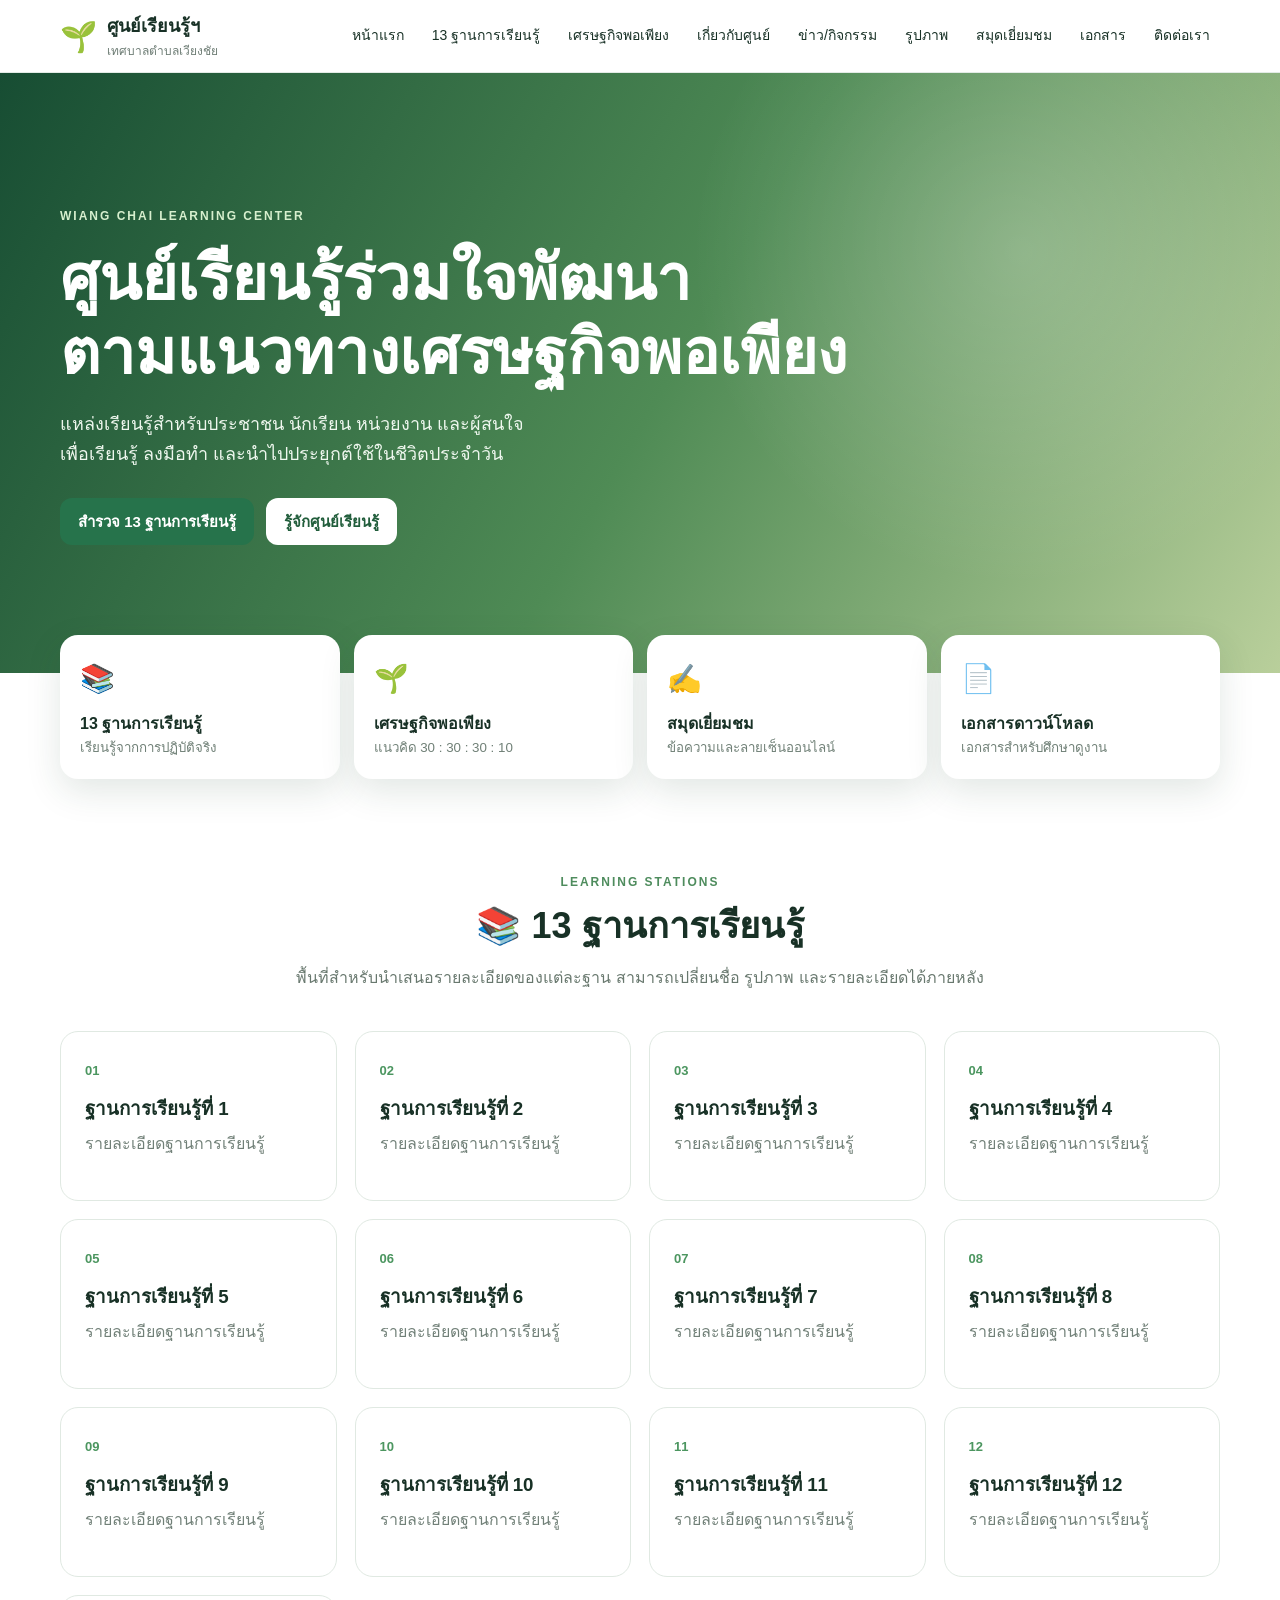
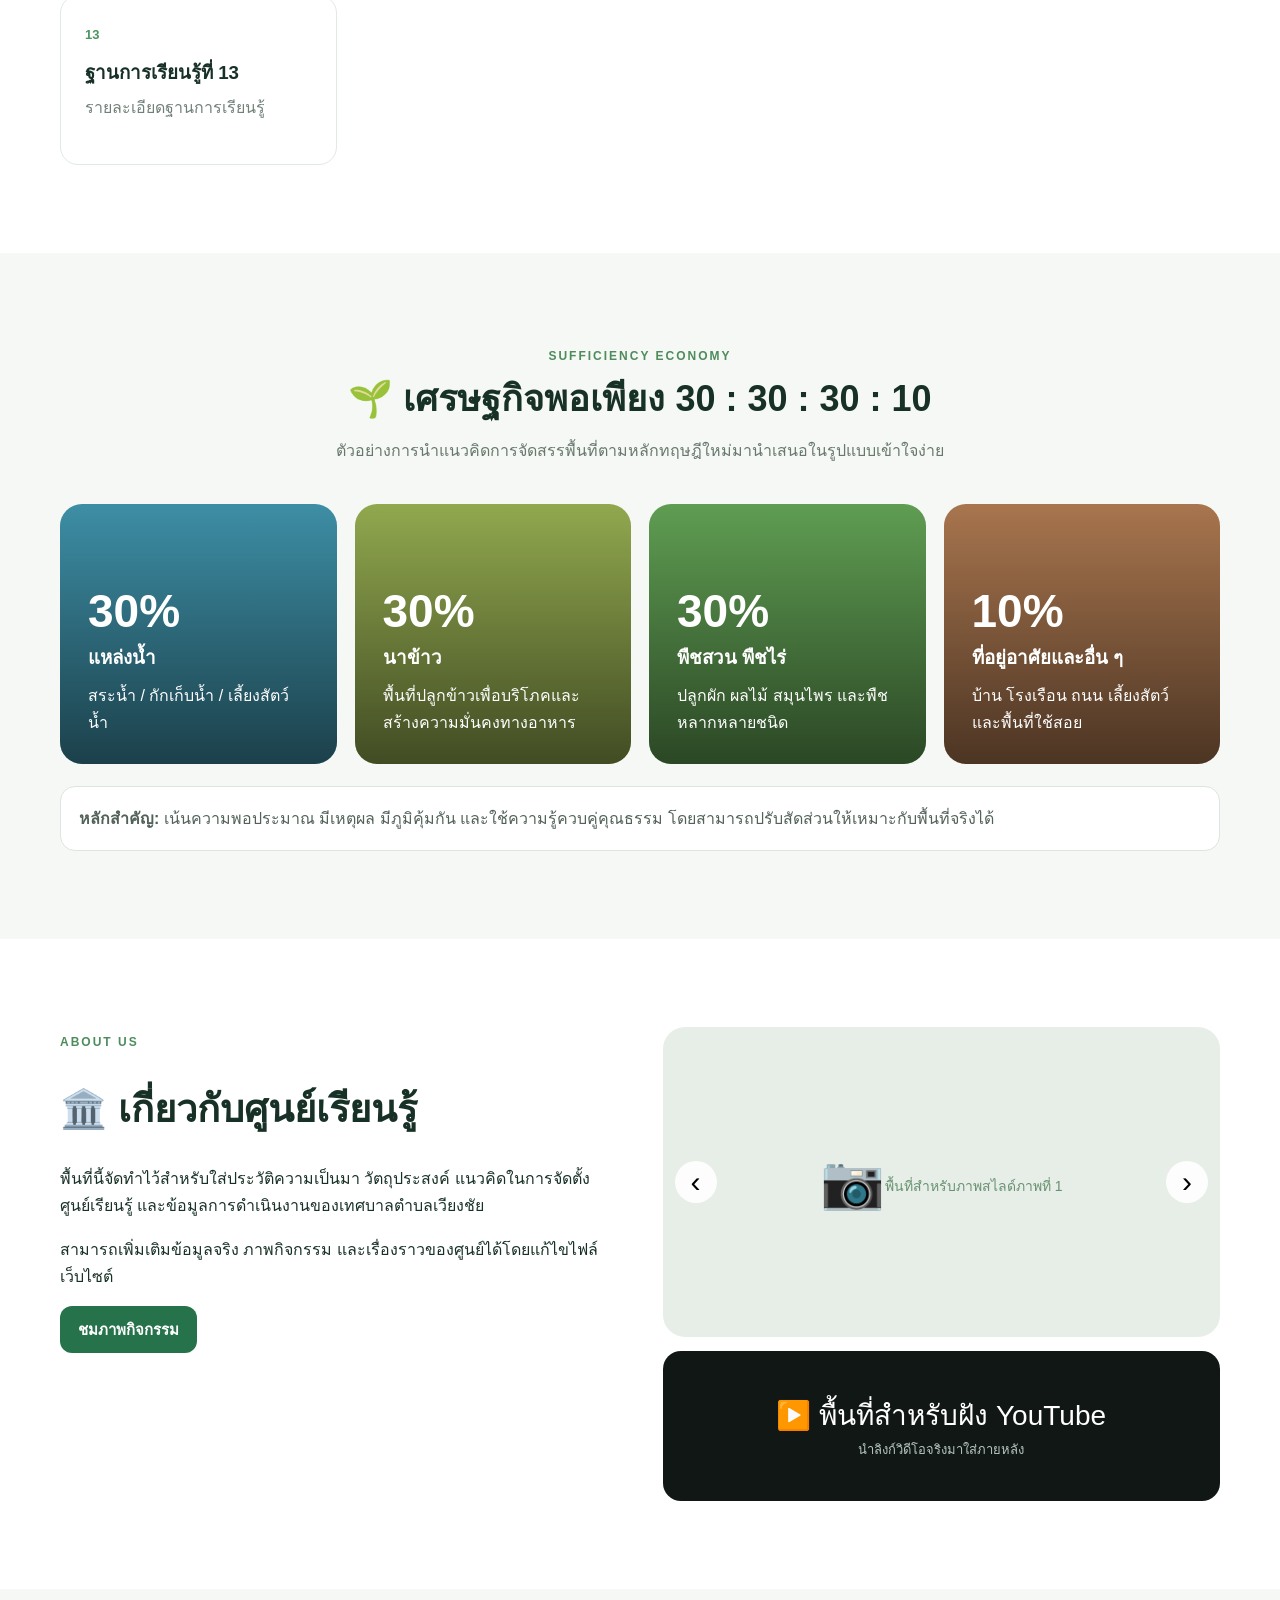
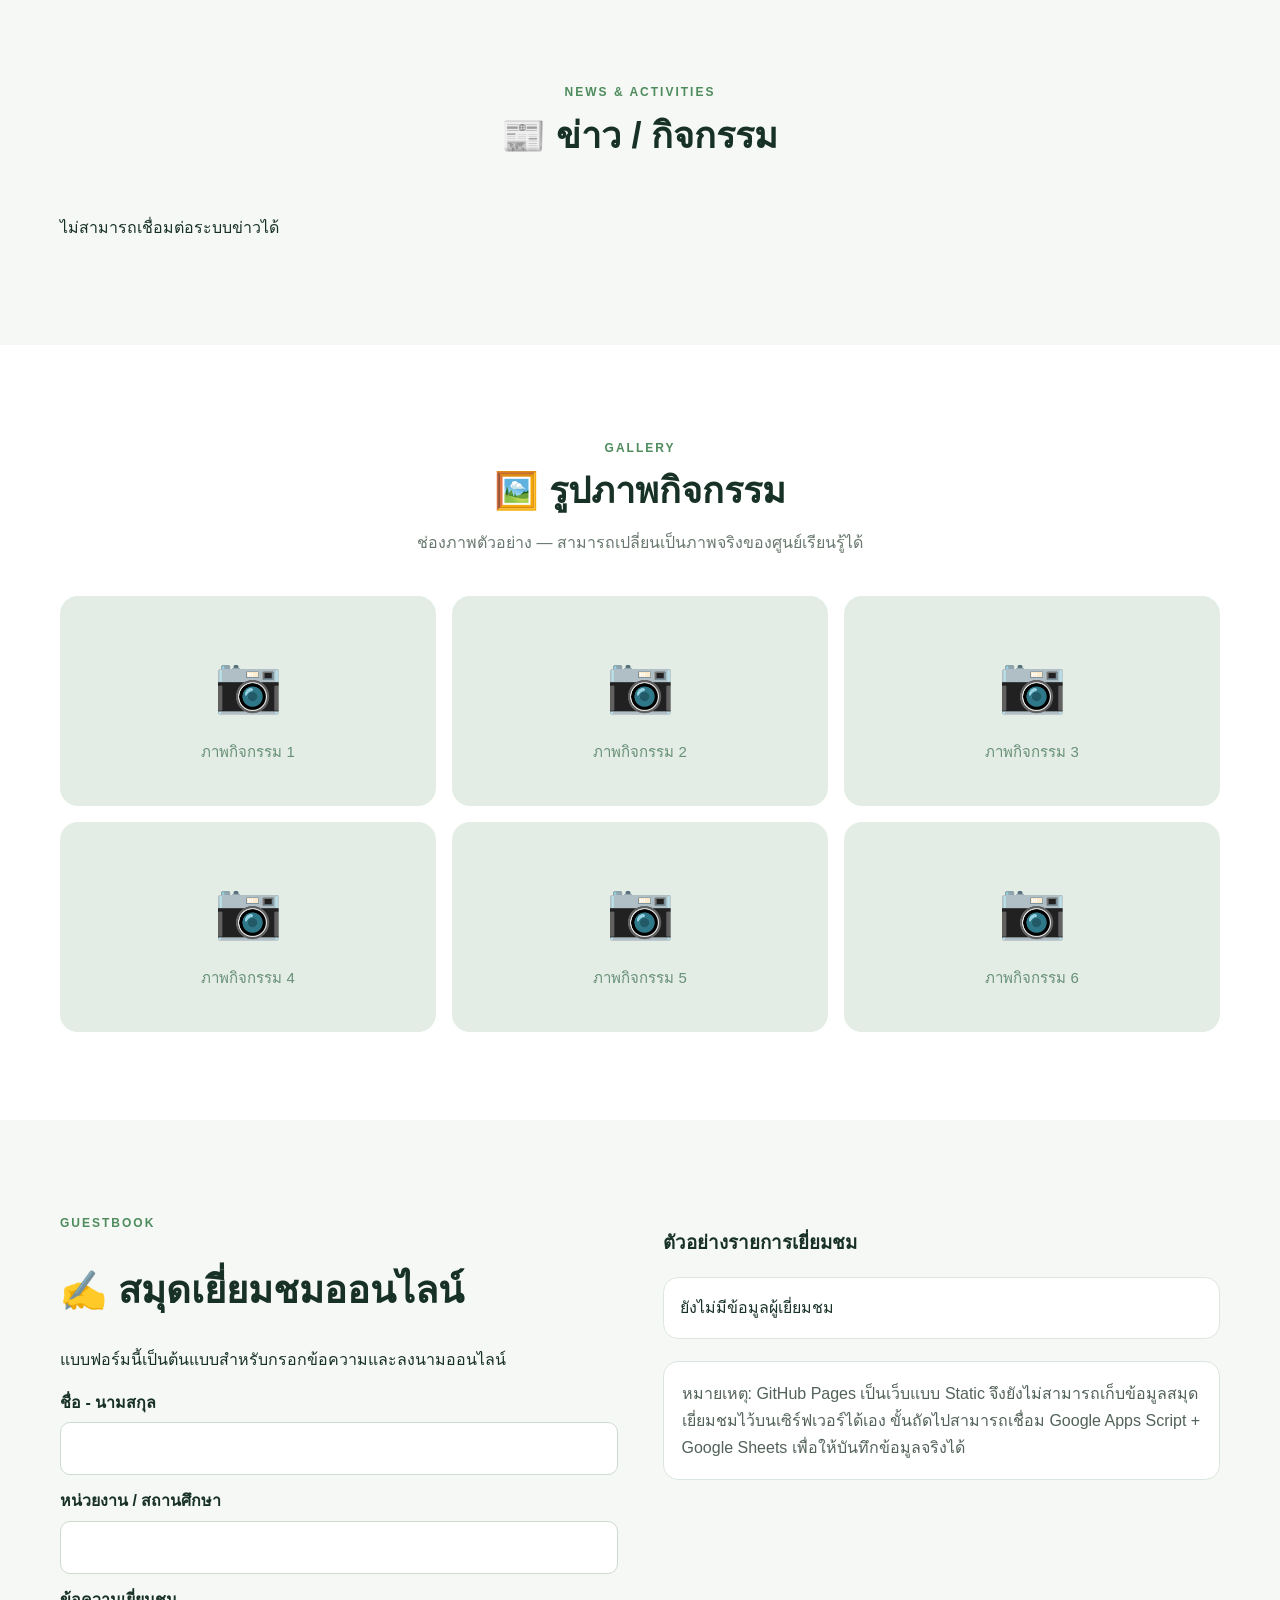
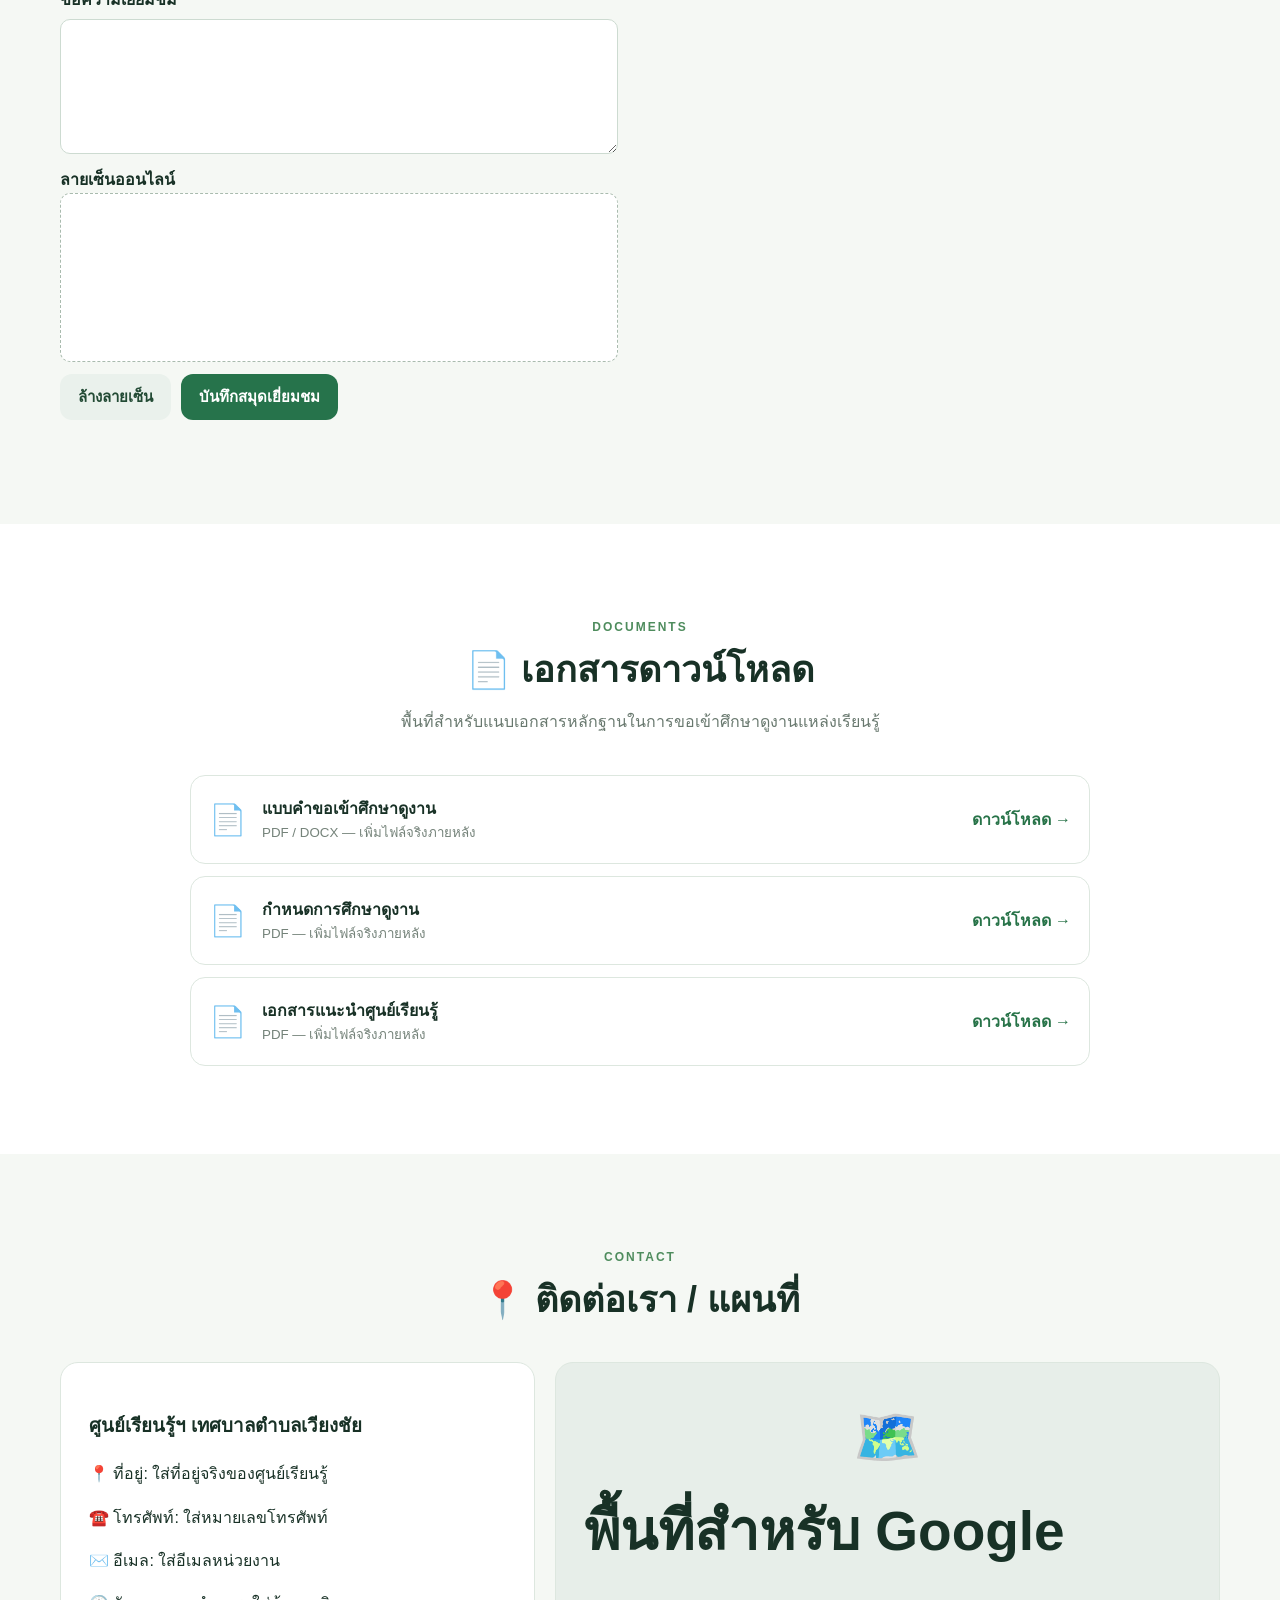
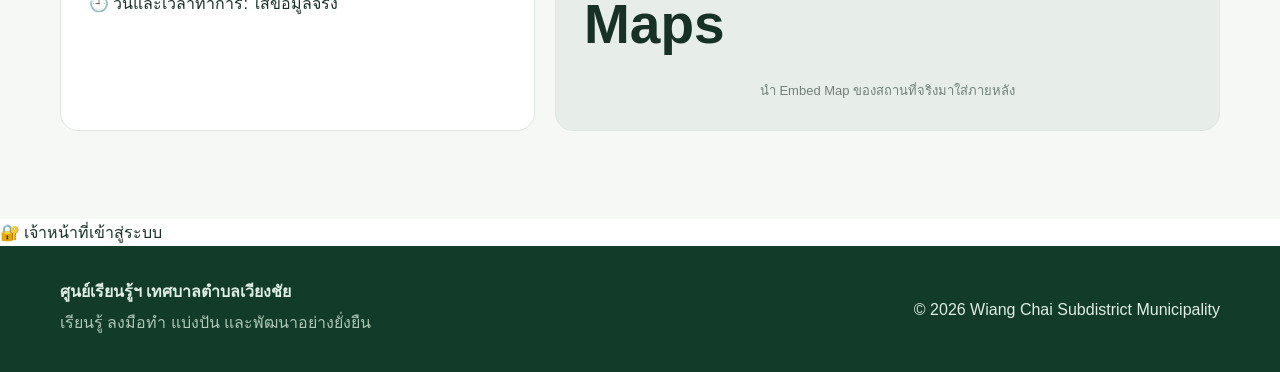
<file: index.html>
<!DOCTYPE html>
<html lang="th">
<head>
  <meta charset="UTF-8">
  <meta name="viewport" content="width=device-width, initial-scale=1.0">
  <meta name="description" content="ศูนย์เรียนรู้ร่วมใจพัฒนาตามแนวทางเศรษฐกิจพอเพียง เทศบาลตำบลเวียงชัย">
  <title>ศูนย์เรียนรู้ฯ เทศบาลตำบลเวียงชัย</title>
  <link rel="stylesheet" href="style.css">
</head>
<body>
<header class="site-header">
  <div class="container nav-wrap">
    <a class="brand" href="#home">
      <span class="brand-icon">🌱</span>
      <span><strong>ศูนย์เรียนรู้ฯ</strong><small>เทศบาลตำบลเวียงชัย</small></span>
    </a>
    <button class="menu-toggle" aria-label="เปิดเมนู">☰</button>
    <nav id="mainNav">
      <a href="#home">หน้าแรก</a>
      <a href="#bases">13 ฐานการเรียนรู้</a>
      <a href="#sufficiency">เศรษฐกิจพอเพียง</a>
      <a href="#about">เกี่ยวกับศูนย์</a>
      <a href="#news">ข่าว/กิจกรรม</a>
      <a href="#gallery">รูปภาพ</a>
      <a href="#guestbook">สมุดเยี่ยมชม</a>
      <a href="#downloads">เอกสาร</a>
      <a href="#contact">ติดต่อเรา</a>
    </nav>
  </div>
</header>

<main id="home">
  <section class="hero">
    <div class="hero-overlay"></div>
    <div class="container hero-content">
      <span class="eyebrow">WIANG CHAI LEARNING CENTER</span>
      <h1>ศูนย์เรียนรู้ร่วมใจพัฒนา<br>ตามแนวทางเศรษฐกิจพอเพียง</h1>
      <p>แหล่งเรียนรู้สำหรับประชาชน นักเรียน หน่วยงาน และผู้สนใจ<br>เพื่อเรียนรู้ ลงมือทำ และนำไปประยุกต์ใช้ในชีวิตประจำวัน</p>
      <div class="hero-actions">
        <a class="btn primary" href="#bases">สำรวจ 13 ฐานการเรียนรู้</a>
        <a class="btn light" href="#about">รู้จักศูนย์เรียนรู้</a>
      </div>
    </div>
  </section>

  <section class="quick-links">
    <div class="container cards-4">
      <a href="#bases" class="quick-card"><span>📚</span><b>13 ฐานการเรียนรู้</b><small>เรียนรู้จากการปฏิบัติจริง</small></a>
      <a href="#sufficiency" class="quick-card"><span>🌱</span><b>เศรษฐกิจพอเพียง</b><small>แนวคิด 30 : 30 : 30 : 10</small></a>
      <a href="#guestbook" class="quick-card"><span>✍️</span><b>สมุดเยี่ยมชม</b><small>ข้อความและลายเซ็นออนไลน์</small></a>
      <a href="#downloads" class="quick-card"><span>📄</span><b>เอกสารดาวน์โหลด</b><small>เอกสารสำหรับศึกษาดูงาน</small></a>
    </div>
  </section>

  <section id="bases" class="section">
    <div class="container">
      <div class="section-head">
        <span class="eyebrow">LEARNING STATIONS</span>
        <h2>📚 13 ฐานการเรียนรู้</h2>
        <p>พื้นที่สำหรับนำเสนอรายละเอียดของแต่ละฐาน สามารถเปลี่ยนชื่อ รูปภาพ และรายละเอียดได้ภายหลัง</p>
      </div>
      <div class="base-grid">
        <article class="base-card"><span>01</span><h3>ฐานการเรียนรู้ที่ 1</h3><p>รายละเอียดฐานการเรียนรู้</p></article>
        <article class="base-card"><span>02</span><h3>ฐานการเรียนรู้ที่ 2</h3><p>รายละเอียดฐานการเรียนรู้</p></article>
        <article class="base-card"><span>03</span><h3>ฐานการเรียนรู้ที่ 3</h3><p>รายละเอียดฐานการเรียนรู้</p></article>
        <article class="base-card"><span>04</span><h3>ฐานการเรียนรู้ที่ 4</h3><p>รายละเอียดฐานการเรียนรู้</p></article>
        <article class="base-card"><span>05</span><h3>ฐานการเรียนรู้ที่ 5</h3><p>รายละเอียดฐานการเรียนรู้</p></article>
        <article class="base-card"><span>06</span><h3>ฐานการเรียนรู้ที่ 6</h3><p>รายละเอียดฐานการเรียนรู้</p></article>
        <article class="base-card"><span>07</span><h3>ฐานการเรียนรู้ที่ 7</h3><p>รายละเอียดฐานการเรียนรู้</p></article>
        <article class="base-card"><span>08</span><h3>ฐานการเรียนรู้ที่ 8</h3><p>รายละเอียดฐานการเรียนรู้</p></article>
        <article class="base-card"><span>09</span><h3>ฐานการเรียนรู้ที่ 9</h3><p>รายละเอียดฐานการเรียนรู้</p></article>
        <article class="base-card"><span>10</span><h3>ฐานการเรียนรู้ที่ 10</h3><p>รายละเอียดฐานการเรียนรู้</p></article>
        <article class="base-card"><span>11</span><h3>ฐานการเรียนรู้ที่ 11</h3><p>รายละเอียดฐานการเรียนรู้</p></article>
        <article class="base-card"><span>12</span><h3>ฐานการเรียนรู้ที่ 12</h3><p>รายละเอียดฐานการเรียนรู้</p></article>
        <article class="base-card"><span>13</span><h3>ฐานการเรียนรู้ที่ 13</h3><p>รายละเอียดฐานการเรียนรู้</p></article>
      </div>
    </div>
  </section>

  <section id="sufficiency" class="section alt">
    <div class="container">
      <div class="section-head">
        <span class="eyebrow">SUFFICIENCY ECONOMY</span>
        <h2>🌱 เศรษฐกิจพอเพียง 30 : 30 : 30 : 10</h2>
        <p>ตัวอย่างการนำแนวคิดการจัดสรรพื้นที่ตามหลักทฤษฎีใหม่มานำเสนอในรูปแบบเข้าใจง่าย</p>
      </div>
      <div class="land-grid">
        <div class="land-card water"><strong>30%</strong><h3>แหล่งน้ำ</h3><p>สระน้ำ / กักเก็บน้ำ / เลี้ยงสัตว์น้ำ</p></div>
        <div class="land-card rice"><strong>30%</strong><h3>นาข้าว</h3><p>พื้นที่ปลูกข้าวเพื่อบริโภคและสร้างความมั่นคงทางอาหาร</p></div>
        <div class="land-card crop"><strong>30%</strong><h3>พืชสวน พืชไร่</h3><p>ปลูกผัก ผลไม้ สมุนไพร และพืชหลากหลายชนิด</p></div>
        <div class="land-card home"><strong>10%</strong><h3>ที่อยู่อาศัยและอื่น ๆ</h3><p>บ้าน โรงเรือน ถนน เลี้ยงสัตว์ และพื้นที่ใช้สอย</p></div>
      </div>
      <div class="note-box"><b>หลักสำคัญ:</b> เน้นความพอประมาณ มีเหตุผล มีภูมิคุ้มกัน และใช้ความรู้ควบคู่คุณธรรม โดยสามารถปรับสัดส่วนให้เหมาะกับพื้นที่จริงได้</div>
    </div>
  </section>

  <section id="about" class="section">
    <div class="container two-col">
      <div>
        <span class="eyebrow">ABOUT US</span>
        <h2>🏛️ เกี่ยวกับศูนย์เรียนรู้</h2>
        <p>พื้นที่นี้จัดทำไว้สำหรับใส่ประวัติความเป็นมา วัตถุประสงค์ แนวคิดในการจัดตั้งศูนย์เรียนรู้ และข้อมูลการดำเนินงานของเทศบาลตำบลเวียงชัย</p>
        <p>สามารถเพิ่มเติมข้อมูลจริง ภาพกิจกรรม และเรื่องราวของศูนย์ได้โดยแก้ไขไฟล์เว็บไซต์</p>
        <a class="btn primary" href="#gallery">ชมภาพกิจกรรม</a>
      </div>
      <div class="media-placeholder">
        <div class="slider-box">
          <div class="slide active">📷<br><small>พื้นที่สำหรับภาพสไลด์ภาพที่ 1</small></div>
          <div class="slide">📷<br><small>พื้นที่สำหรับภาพสไลด์ภาพที่ 2</small></div>
          <div class="slide">📷<br><small>พื้นที่สำหรับภาพสไลด์ภาพที่ 3</small></div>
          <button class="prev" onclick="changeSlide(-1)">‹</button>
          <button class="next" onclick="changeSlide(1)">›</button>
        </div>
        <div class="youtube-box">▶️ พื้นที่สำหรับฝัง YouTube<br><small>นำลิงก์วิดีโอจริงมาใส่ภายหลัง</small></div>
      </div>
    </div>
  </section>

  <section id="news" class="section alt">
    <div class="container">
      <div class="section-head"><span class="eyebrow">NEWS & ACTIVITIES</span><h2>📰 ข่าว / กิจกรรม</h2></div>
      <div class="news-grid" id="newsList"></div>
    </div>
  </section>

  <section id="gallery" class="section">
    <div class="container">
      <div class="section-head"><span class="eyebrow">GALLERY</span><h2>🖼️ รูปภาพกิจกรรม</h2><p>ช่องภาพตัวอย่าง — สามารถเปลี่ยนเป็นภาพจริงของศูนย์เรียนรู้ได้</p></div>
      <div class="gallery-grid">
        <div>📷<span>ภาพกิจกรรม 1</span></div><div>📷<span>ภาพกิจกรรม 2</span></div>
        <div>📷<span>ภาพกิจกรรม 3</span></div><div>📷<span>ภาพกิจกรรม 4</span></div>
        <div>📷<span>ภาพกิจกรรม 5</span></div><div>📷<span>ภาพกิจกรรม 6</span></div>
      </div>
    </div>
  </section>

  <section id="guestbook" class="section alt">
    <div class="container two-col">
      <div>
        <span class="eyebrow">GUESTBOOK</span>
        <h2>✍️ สมุดเยี่ยมชมออนไลน์</h2>
        <p>แบบฟอร์มนี้เป็นต้นแบบสำหรับกรอกข้อความและลงนามออนไลน์</p>
        <form id="guestForm">
          <label>ชื่อ - นามสกุล<input id="guestName" required></label>
          <label>หน่วยงาน / สถานศึกษา<input id="guestOrg"></label>
          <label>ข้อความเยี่ยมชม<textarea id="guestMessage" rows="4" required></textarea></label>
          <label>ลายเซ็นออนไลน์<canvas id="signature" width="600" height="180"></canvas></label>
          <div class="form-actions"><button type="button" class="btn secondary" id="clearSign">ล้างลายเซ็น</button><button class="btn primary">บันทึกสมุดเยี่ยมชม</button></div>
          <p class="form-note" id="guestStatus"></p>
        </form>
      </div>
      <div>
        <h3>ตัวอย่างรายการเยี่ยมชม</h3>
        <div id="guestList" class="guest-list"></div>
        <div class="note-box">หมายเหตุ: GitHub Pages เป็นเว็บแบบ Static จึงยังไม่สามารถเก็บข้อมูลสมุดเยี่ยมชมไว้บนเซิร์ฟเวอร์ได้เอง ขั้นถัดไปสามารถเชื่อม Google Apps Script + Google Sheets เพื่อให้บันทึกข้อมูลจริงได้</div>
      </div>
    </div>
  </section>

  <section id="downloads" class="section">
    <div class="container">
      <div class="section-head"><span class="eyebrow">DOCUMENTS</span><h2>📄 เอกสารดาวน์โหลด</h2><p>พื้นที่สำหรับแนบเอกสารหลักฐานในการขอเข้าศึกษาดูงานแหล่งเรียนรู้</p></div>
      <div class="doc-list">
        <a href="#" class="doc-item"><span>📄</span><div><b>แบบคำขอเข้าศึกษาดูงาน</b><small>PDF / DOCX — เพิ่มไฟล์จริงภายหลัง</small></div><strong>ดาวน์โหลด →</strong></a>
        <a href="#" class="doc-item"><span>📄</span><div><b>กำหนดการศึกษาดูงาน</b><small>PDF — เพิ่มไฟล์จริงภายหลัง</small></div><strong>ดาวน์โหลด →</strong></a>
        <a href="#" class="doc-item"><span>📄</span><div><b>เอกสารแนะนำศูนย์เรียนรู้</b><small>PDF — เพิ่มไฟล์จริงภายหลัง</small></div><strong>ดาวน์โหลด →</strong></a>
      </div>
    </div>
  </section>

  <section id="contact" class="section alt">
    <div class="container">
      <div class="section-head"><span class="eyebrow">CONTACT</span><h2>📍 ติดต่อเรา / แผนที่</h2></div>
      <div class="contact-grid">
        <div class="contact-info">
          <h3>ศูนย์เรียนรู้ฯ เทศบาลตำบลเวียงชัย</h3>
          <p>📍 ที่อยู่: ใส่ที่อยู่จริงของศูนย์เรียนรู้</p>
          <p>☎️ โทรศัพท์: ใส่หมายเลขโทรศัพท์</p>
          <p>✉️ อีเมล: ใส่อีเมลหน่วยงาน</p>
          <p>🕘 วันและเวลาทำการ: ใส่ข้อมูลจริง</p>
        </div>
        <div class="map-box">🗺️<br><b>พื้นที่สำหรับ Google Maps</b><small>นำ Embed Map ของสถานที่จริงมาใส่ภายหลัง</small></div>
      </div>
    </div>
  </section>
</main>

<div class="admin-link-wrap"><a href="admin.html">🔐 เจ้าหน้าที่เข้าสู่ระบบ</a></div>
<footer>
  <div class="container footer-inner">
    <div><b>ศูนย์เรียนรู้ฯ เทศบาลตำบลเวียงชัย</b><p>เรียนรู้ ลงมือทำ แบ่งปัน และพัฒนาอย่างยั่งยืน</p></div>
    <div>© <span id="year"></span> Wiang Chai Subdistrict Municipality</div>
  </div>
</footer>
<button id="topBtn" title="กลับขึ้นบน">↑</button>
<script src="script.js"></script>
</body>
</html>
</file>
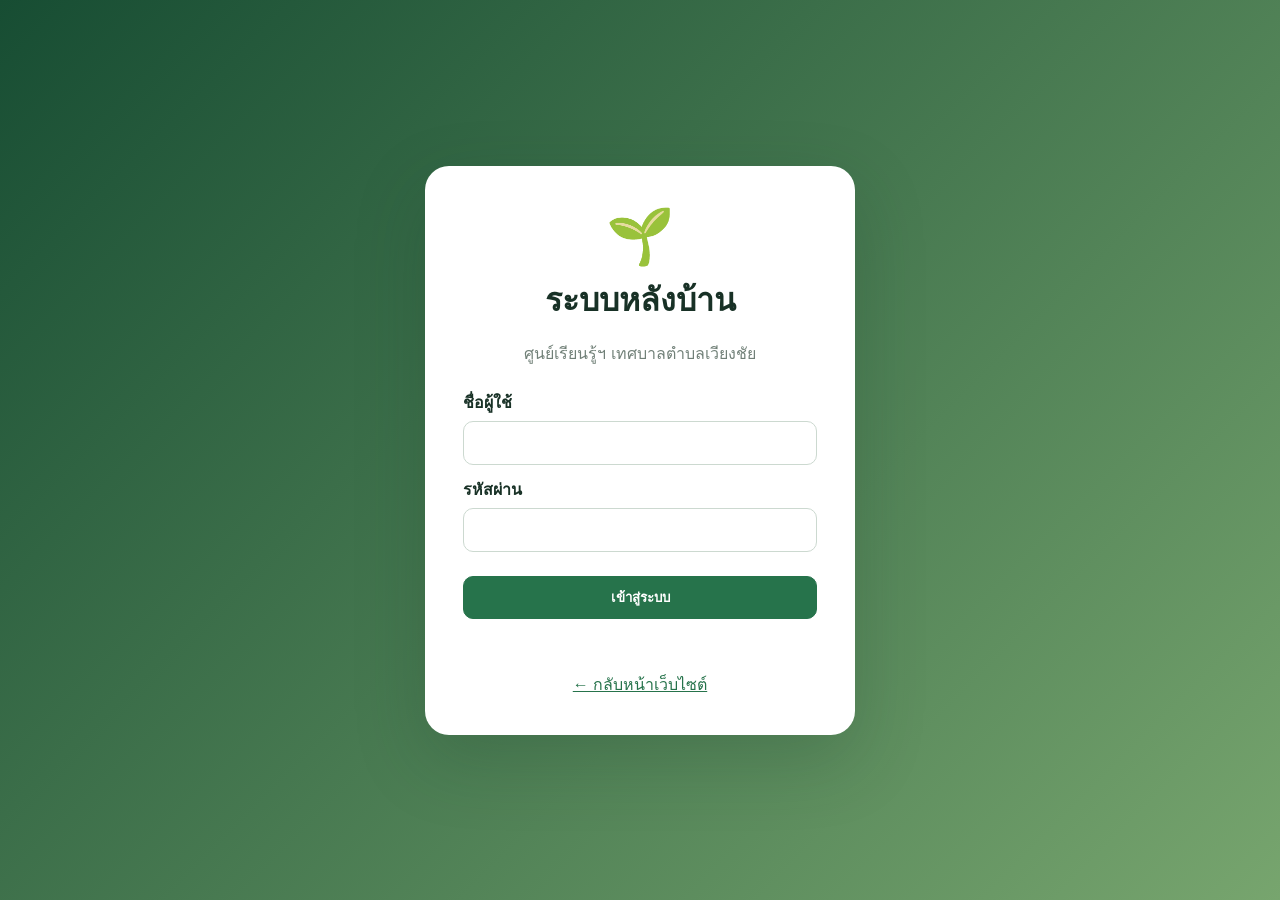
<file: admin.html>
<!DOCTYPE html>
<html lang="th">
<head>
<meta charset="UTF-8">
<meta name="viewport" content="width=device-width, initial-scale=1.0">
<title>หลังบ้าน | ศูนย์เรียนรู้ฯ เทศบาลตำบลเวียงชัย</title>
<link rel="stylesheet" href="admin.css">
</head>
<body>
<div id="loginView" class="login-page">
  <div class="login-card">
    <div class="logo">🌱</div>
    <h1>ระบบหลังบ้าน</h1>
    <p>ศูนย์เรียนรู้ฯ เทศบาลตำบลเวียงชัย</p>
    <form id="loginForm">
      <label>ชื่อผู้ใช้<input id="username" autocomplete="username" required></label>
      <label>รหัสผ่าน<input id="password" type="password" autocomplete="current-password" required></label>
      <button class="btn primary">เข้าสู่ระบบ</button>
      <div id="loginError" class="error"></div>
    </form>
    <a href="index.html" class="back">← กลับหน้าเว็บไซต์</a>
  </div>
</div>

<div id="adminApp" class="app hidden">
  <aside class="sidebar">
    <div class="side-brand">🌱 <span>ศูนย์เรียนรู้ฯ</span></div>
    <nav>
      <button data-section="dashboard" class="active">📊 แดชบอร์ด</button>
      <button data-section="guests">✍️ สมุดเยี่ยมชม</button>
      <button data-section="news">📰 ข่าว/กิจกรรม</button>
      <button data-section="gallery">🖼️ รูปภาพ</button>
      <button data-section="documents">📄 เอกสาร</button>
      <button data-section="content">⚙️ จัดการเว็บไซต์</button>
    </nav>
    <button id="logoutBtn" class="logout">ออกจากระบบ</button>
  </aside>

  <main class="main">
    <header class="topbar">
      <button id="mobileMenu" class="hamb">☰</button>
      <div><b>ระบบจัดการเว็บไซต์</b><small> เจ้าหน้าที่</small></div>
      <a href="index.html" target="_blank" class="view-site">ดูเว็บไซต์ ↗</a>
    </header>

    <section id="dashboard" class="section active">
      <div class="page-title"><div><h2>แดชบอร์ด</h2><p>ภาพรวมข้อมูลและสถิติของศูนย์เรียนรู้ฯ</p></div><button class="btn" onclick="exportDashboardPDF()">📄 ส่งออก PDF</button></div>
      <div class="stats">
        <div class="stat"><span>👥</span><b id="guestCount">0</b><small>ผู้เยี่ยมชมทั้งหมด</small></div>
        <div class="stat"><span>✍️</span><b id="signedCount">0</b><small>รายการมีลายเซ็น</small></div>
        <div class="stat"><span>📰</span><b id="newsCount">3</b><small>ข่าว/กิจกรรม</small></div>
        <div class="stat"><span>📚</span><b>13</b><small>ฐานการเรียนรู้</small></div>
      </div>
      <div class="grid2">
        <div class="panel"><h3>สถิติผู้เยี่ยมชมรายเดือน</h3><div id="monthlyChart" class="chart"></div></div>
        <div class="panel"><h3>ข้อมูลล่าสุด</h3><div id="recentGuests"></div></div>
      </div>
      <div class="panel"><h3>การจัดสรรพื้นที่ตามแนวคิดเศรษฐกิจพอเพียง</h3><div class="pie-wrap"><div class="pie"></div><div><p>💧 แหล่งน้ำ <b>30%</b></p><p>🌾 นาข้าว <b>30%</b></p><p>🌱 พืชสวน/พืชไร่ <b>30%</b></p><p>🏠 ที่อยู่อาศัยและอื่น ๆ <b>10%</b></p></div></div></div>
    </section>

    <section id="guests" class="section">
      <div class="page-title"><div><h2>สมุดเยี่ยมชม</h2><p>ดู ค้นหา และส่งออกข้อมูลผู้เยี่ยมชม</p></div><button class="btn primary" onclick="exportGuestsPDF()">📄 PDF สมุดเยี่ยมชม</button></div>
      <div class="toolbar"><input id="guestSearch" placeholder="ค้นหาชื่อ หน่วยงาน หรือข้อความ..." oninput="renderGuests()"><button class="btn" onclick="downloadGuestsCSV()">⬇️ CSV</button><button class="btn danger" onclick="clearGuests()">ล้างข้อมูลตัวอย่าง</button></div>
      <div class="table-wrap"><table><thead><tr><th>วันที่</th><th>ชื่อ</th><th>หน่วยงาน</th><th>ข้อความ</th><th>ลายเซ็น</th></tr></thead><tbody id="guestTable"></tbody></table></div>
    </section>

    <section id="news" class="section">
      <div class="page-title"><div><h2>ข่าว / กิจกรรม</h2><p>เตรียมพื้นที่สำหรับเพิ่ม แก้ไข และลบข่าว</p></div><button class="btn primary" onclick="alert('ฟังก์ชันเพิ่มข่าวจะเชื่อมฐานข้อมูลในขั้นถัดไป')">＋ เพิ่มข่าว</button></div>
      <div class="panel"><div class="notice">เวอร์ชันนี้เป็นโครงหลังบ้านบน GitHub Pages สามารถใช้เป็นต้นแบบหน้าจอได้ เมื่อเชื่อม Google Sheets/Supabase จะบันทึกข่าวจริงจากเจ้าหน้าที่ได้</div></div>
      <div class="item-list"><div class="item"><b>ข่าวหรือกิจกรรมที่ 1</b><span>เผยแพร่</span><button class="btn">แก้ไข</button></div><div class="item"><b>ข่าวหรือกิจกรรมที่ 2</b><span>เผยแพร่</span><button class="btn">แก้ไข</button></div><div class="item"><b>ข่าวหรือกิจกรรมที่ 3</b><span>ร่าง</span><button class="btn">แก้ไข</button></div></div>
    </section>

    <section id="gallery" class="section">
      <div class="page-title"><div><h2>รูปภาพกิจกรรม</h2><p>จัดการอัลบั้มและรูปภาพ</p></div><button class="btn primary">＋ เพิ่มรูปภาพ</button></div>
      <div class="gallery-admin"><div>📷<b>กิจกรรมที่ 1</b></div><div>📷<b>กิจกรรมที่ 2</b></div><div>📷<b>กิจกรรมที่ 3</b></div><div>📷<b>กิจกรรมที่ 4</b></div></div>
    </section>

    <section id="documents" class="section">
      <div class="page-title"><div><h2>เอกสารดาวน์โหลด</h2><p>จัดการเอกสารสำหรับผู้ขอเข้าศึกษาดูงาน</p></div><button class="btn primary">＋ เพิ่มเอกสาร</button></div>
      <div class="item-list"><div class="item"><b>แบบคำขอเข้าศึกษาดูงาน.pdf</b><span>PDF</span><button class="btn">จัดการ</button></div><div class="item"><b>กำหนดการศึกษาดูงาน.pdf</b><span>PDF</span><button class="btn">จัดการ</button></div></div>
    </section>

    <section id="content" class="section">
      <div class="page-title"><div><h2>จัดการเว็บไซต์</h2><p>พื้นที่สำหรับแก้ไขข้อมูลส่วนต่าง ๆ ของเว็บไซต์</p></div><button class="btn primary" onclick="alert('ตัวแก้ไขเนื้อหาจะบันทึกลงฐานข้อมูลเมื่อเชื่อม Backend')">บันทึกการแก้ไข</button></div>
      <div class="form-grid">
        <div class="panel"><h3>ข้อมูลหน้าแรก</h3><label>ชื่อเว็บไซต์<input value="ศูนย์เรียนรู้ร่วมใจพัฒนาตามแนวทางเศรษฐกิจพอเพียง"></label><label>คำโปรย<textarea>แหล่งเรียนรู้สำหรับประชาชน นักเรียน หน่วยงาน และผู้สนใจ</textarea></label></div>
        <div class="panel"><h3>ข้อมูลติดต่อ</h3><label>ที่อยู่<input placeholder="ใส่ที่อยู่จริง"></label><label>โทรศัพท์<input placeholder="ใส่หมายเลขโทรศัพท์"></label><label>Google Maps Embed URL<input placeholder="วางลิงก์ Embed"></label></div>
      </div>
      <div class="panel security"><h3>🔐 ความปลอดภัย</h3><p>หน้าล็อกอินนี้เป็น <b>ต้นแบบฝั่งหน้าเว็บ</b> สำหรับ GitHub Pages เท่านั้น ไม่ควรใช้รหัสผ่านจริงหรือข้อมูลลับ เพราะโค้ด Static สามารถถูกตรวจสอบได้</p><p>สำหรับระบบใช้งานจริง ควรเชื่อม Google Apps Script หรือ Supabase เพื่อทำ Authentication และฐานข้อมูล</p></div>
    </section>
  </main>
</div>
<div id="printArea"></div>
<script src="admin.js"></script>
</body>
</html>
</file>
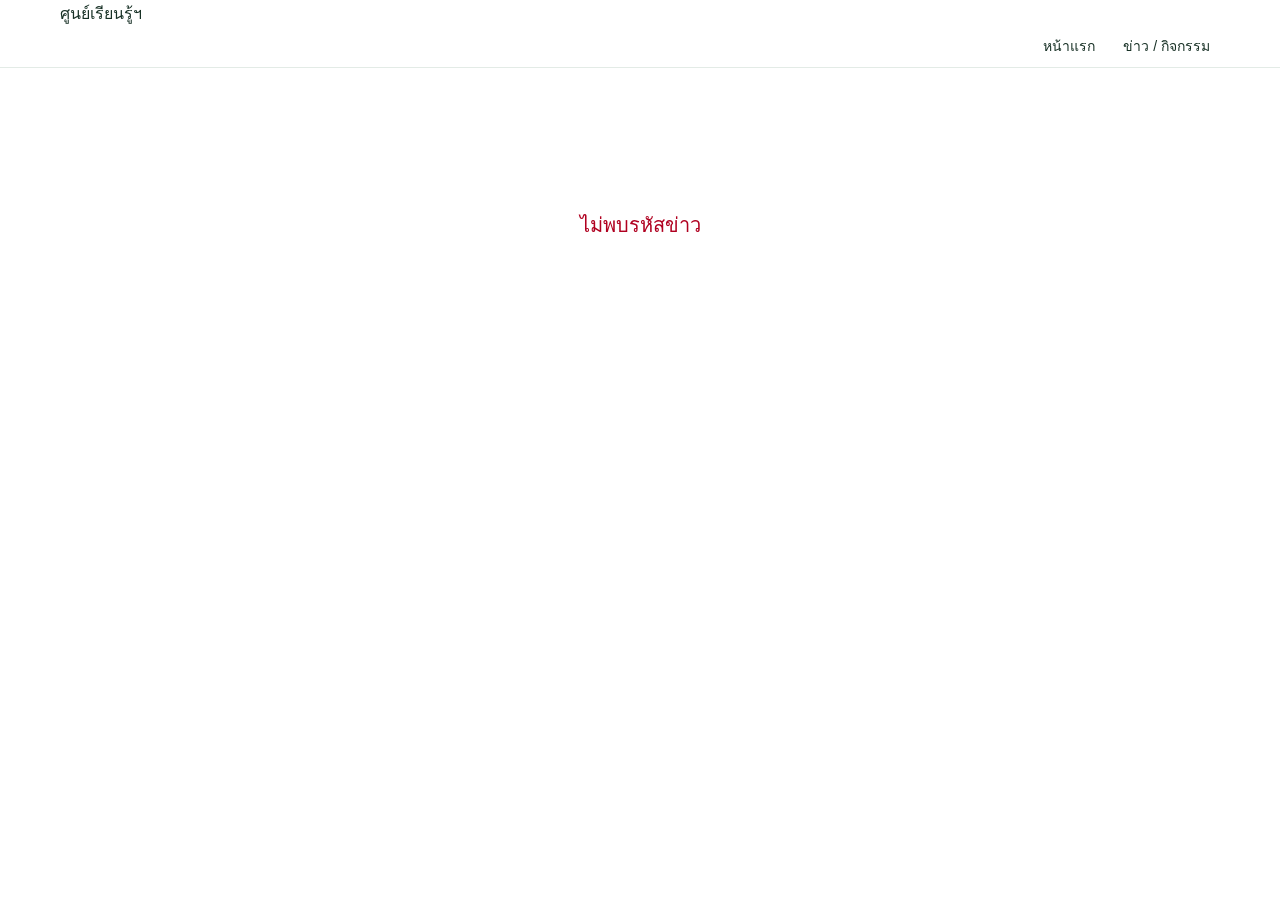
<file: news.html>
<!DOCTYPE html>
<html lang="th">

<head>
  <meta charset="UTF-8">

  <meta
    name="viewport"
    content="width=device-width, initial-scale=1.0"
  >

  <title>ข่าว / กิจกรรม - ศูนย์เรียนรู้เทศบาลตำบลเวียงชัย</title>

  <link rel="stylesheet" href="style.css">

  <style>
    .news-detail {
      padding: 60px 0;
    }

    .news-detail-card {
      max-width: 900px;
      margin: 0 auto;
      background: #ffffff;
      border-radius: 20px;
      padding: 30px;
      box-sizing: border-box;
    }

    .news-detail-date {
      display: block;
      margin-bottom: 10px;
      font-size: 15px;
      color: #6b7b73;
    }

    .news-detail-title {
      margin: 0 0 20px;
      font-size: 32px;
      line-height: 1.4;
      color: #183126;
    }

    .news-detail-image {
      width: 100%;
      margin-bottom: 25px;
      text-align: center;
    }

    .news-detail-image img {
      width: 100%;
      max-height: 600px;
      object-fit: contain;
      display: block;
      border-radius: 16px;
    }

    .news-detail-text {
      font-size: 18px;
      line-height: 1.9;
      color: #183126;
      white-space: pre-line;
    }

    .back-button {
      display: inline-block;
      margin-top: 30px;
      padding: 12px 20px;
      background: #247d50;
      color: white;
      text-decoration: none;
      border-radius: 10px;
    }

    .back-button:hover {
      opacity: 0.9;
    }

    .loading {
      text-align: center;
      padding: 80px 20px;
      font-size: 20px;
    }

    .error {
      text-align: center;
      padding: 80px 20px;
      color: #b00020;
      font-size: 20px;
    }

    @media (max-width: 600px) {

      .news-detail {
        padding: 30px 0;
      }

      .news-detail-card {
        padding: 20px;
      }

      .news-detail-title {
        font-size: 25px;
      }

      .news-detail-text {
        font-size: 16px;
      }

    }
  </style>

</head>


<body>

  <header class="site-header">

    <div class="container">

      <a href="index.html" class="logo">
        ศูนย์เรียนรู้ฯ
      </a>

      <nav>
        <a href="index.html">หน้าแรก</a>
        <a href="index.html#news">ข่าว / กิจกรรม</a>
      </nav>

    </div>

  </header>


  <main>

    <section class="news-detail">

      <div class="container">

      <div id="newsDetail"></div>
        </div>

      </div>

    </section>

  </main>


  <script>

    /* ========================================
       URL ของ Google Apps Script
       ======================================== */

    const NEWS_API_URL =
      'https://script.google.com/macros/s/AKfycbzj3LmnjvCFQbWj9loPdf4PXhqzdS2ilDFVjDt7YNn9h4d_zlO-wYKSJTCTGOKtibdOdQ/exec';


    /* ========================================
       อ่าน ID ข่าวจาก URL
       เช่น news.html?id=2
       ======================================== */

    const params = new URLSearchParams(
      window.location.search
    );

    const newsId = params.get('id');


    /* ========================================
       ป้องกัน HTML
       ======================================== */

    function escapeHTML(text) {

      if (
        text === null ||
        text === undefined
      ) {
        return '';
      }

      return String(text)
        .replace(/&/g, '&amp;')
        .replace(/</g, '&lt;')
        .replace(/>/g, '&gt;')
        .replace(/"/g, '&quot;')
        .replace(/'/g, '&#039;');

    }


    /* ========================================
       แปลง Google Drive URL
       ======================================== */

    function getNewsImageUrl(url) {

      if (!url) {
        return '';
      }

      const value =
        String(url).trim();


      if (
        value === 'undefined' ||
        value === 'null' ||
        value === ''
      ) {
        return '';
      }


      if (
        value.includes('drive.google.com')
      ) {

        const match =
          value.match(/\/d\/([a-zA-Z0-9_-]+)/);


        if (match) {

          const fileId =
            match[1];

          return (
            'https://drive.google.com/thumbnail?id=' +
            fileId +
            '&sz=w1200'
          );

        }

      }


      return value;

    }


    /* ========================================
       แปลงวันที่
       ======================================== */

    function formatNewsDate(dateValue) {

      if (!dateValue) {
        return '';
      }


      let value =
        String(dateValue);


      const match =
        value.match(
          /^(\d{4})-(\d{2})-(\d{2})(.*)$/
        );


      if (match) {

        const year =
          Number(match[1]);


        if (year > 2400) {

          value =
            (year - 543) +
            '-' +
            match[2] +
            '-' +
            match[3] +
            match[4];

        }

      }


      const date =
        new Date(value);


      if (
        isNaN(
          date.getTime()
        )
      ) {

        return dateValue;

      }


      return date.toLocaleDateString(
        'th-TH',
        {
          day: 'numeric',
          month: 'long',
          year: 'numeric',
          timeZone: 'Asia/Bangkok'
        }
      );

    }


    /* ========================================
       แสดงรายละเอียดข่าว
       ======================================== */

    function showNewsDetail(response) {

      const container =
        document.getElementById(
          'newsDetail'
        );


      if (
        !response ||
        !response.success
      ) {

        container.innerHTML =
          '<div class="error">' +
          'ไม่สามารถโหลดข้อมูลข่าวได้' +
          '</div>';

        return;

      }


      const news =
        response.data || [];


      const item =
        news.find(
          newsItem =>
            String(newsItem.id) ===
            String(newsId)
        );


      if (!item) {

        container.innerHTML =
          '<div class="error">' +
          'ไม่พบข่าวที่ต้องการ' +
          '</div>';

        return;

      }


   let imageHTML = '';

const imageList = [
  item.image1,
  item.image2,
  item.image3,
  item.image4,
  item.image5
];

imageList.forEach(image => {
  if (!image) {
    return;
  }

  const imageUrl = getNewsImageUrl(image);

  if (!imageUrl) {
    return;
  }

  imageHTML +=
    '<div class="news-detail-image">' +
      '<img src="' +
      escapeHTML(imageUrl) +
      '" alt="ภาพข่าว">' +
    '</div>';
});


      container.innerHTML =

        '<article class="news-detail-card">' +

          imageHTML +

          '<small class="news-detail-date">' +
            escapeHTML(
              formatNewsDate(item.date)
            ) +
          '</small>' +

          '<h1 class="news-detail-title">' +
            escapeHTML(item.title) +
          '</h1>' +

          '<div class="news-detail-text">' +
            escapeHTML(item.detail) +
          '</div>' +

          '<a ' +
            'href="index.html#news" ' +
            'class="back-button">' +
            '← กลับไปหน้าข่าว' +
          '</a>' +

        '</article>';

    }


    /* ========================================
       ถ้าไม่มี ID
       ======================================== */

    if (!newsId) {

      document.getElementById(
        'newsDetail'
      ).innerHTML =

        '<div class="error">' +
        'ไม่พบรหัสข่าว' +
        '</div>';

    }


    /* ========================================
       โหลดข้อมูลข่าวด้วย JSONP
       ======================================== */

    else {

      const callbackName =
        'showNewsDetail_' +
        Date.now();


      window[callbackName] =
        showNewsDetail;


      const script =
        document.createElement(
          'script'
        );


      script.src =
        NEWS_API_URL +
        '?action=news' +
        '&callback=' +
        callbackName +
        '&t=' +
        Date.now();


      script.onerror =
        function() {

          document.getElementById(
            'newsDetail'
          ).innerHTML =

            '<div class="error">' +
            'ไม่สามารถเชื่อมต่อระบบข่าวได้' +
            '</div>';


          delete window[
            callbackName
          ];

          script.remove();

        };


      document.body.appendChild(
        script
      );

    }

  </script>

</body>

</html>
</file>
<file: style.css>
*{box-sizing:border-box}html{scroll-behavior:smooth}body{margin:0;font-family:"Noto Sans Thai","Tahoma",sans-serif;color:#183126;background:#fff;line-height:1.7}a{text-decoration:none;color:inherit}.container{width:min(1160px,92%);margin:auto}.site-header{position:sticky;top:0;z-index:50;background:rgba(255,255,255,.96);backdrop-filter:blur(10px);border-bottom:1px solid #e3ebe6}.nav-wrap{min-height:72px;display:flex;align-items:center;justify-content:space-between;gap:20px}.brand{display:flex;align-items:center;gap:10px}.brand-icon{font-size:30px}.brand small{display:block;color:#6d7c74;font-size:12px}.brand strong{font-size:18px}nav{display:flex;gap:8px;flex-wrap:wrap;justify-content:flex-end}nav a{padding:8px 10px;border-radius:10px;font-size:14px}nav a:hover{background:#edf7ef;color:#1e7545}.menu-toggle{display:none;border:0;background:#edf5ef;border-radius:10px;font-size:24px;padding:7px 11px}.hero{min-height:600px;position:relative;display:flex;align-items:center;background:linear-gradient(120deg,#174d33,#4f8b55 52%,#b9cf9b)}.hero-overlay{position:absolute;inset:0;background:radial-gradient(circle at 80% 30%,rgba(255,255,255,.2),transparent 30%)}.hero-content{position:relative;color:#fff;padding:90px 0}.eyebrow{letter-spacing:2px;font-size:12px;font-weight:800;color:#4e8c5d}.hero .eyebrow{color:#d7efce}.hero h1{font-size:clamp(34px,5vw,62px);line-height:1.2;margin:14px 0}.hero p{font-size:18px;max-width:720px;color:#eef7ee}.hero-actions{display:flex;gap:12px;flex-wrap:wrap;margin-top:28px}.btn{display:inline-flex;align-items:center;justify-content:center;border:0;border-radius:12px;padding:11px 18px;font-weight:700;cursor:pointer;font-size:15px}.btn.primary{background:#26734b;color:#fff}.btn.primary:hover{background:#1c5d3b}.btn.light{background:#fff;color:#225e3c}.btn.secondary{background:#eaf1ec;color:#234b35}.quick-links{margin-top:-38px;position:relative;z-index:5}.cards-4{display:grid;grid-template-columns:repeat(4,1fr);gap:14px}.quick-card{background:#fff;padding:20px;border-radius:18px;box-shadow:0 12px 35px rgba(30,70,45,.13);display:flex;flex-direction:column}.quick-card span{font-size:28px}.quick-card b{margin-top:7px}.quick-card small{color:#708077}.section{padding:88px 0}.section.alt{background:#f5f8f4}.section-head{text-align:center;max-width:760px;margin:0 auto 40px}.section-head h2{font-size:36px;line-height:1.25;margin:8px 0 10px}.section-head p{color:#68786e}.base-grid{display:grid;grid-template-columns:repeat(4,1fr);gap:18px}.base-card{background:#fff;border:1px solid #e0e9e2;border-radius:18px;padding:24px;min-height:170px;transition:.2s}.base-card:hover{transform:translateY(-4px);box-shadow:0 12px 25px rgba(0,0,0,.07)}.base-card span{font-weight:900;color:#4c9660;font-size:13px}.base-card h3{margin:10px 0 5px}.base-card p{color:#718078;margin:0}.land-grid{display:grid;grid-template-columns:repeat(4,1fr);gap:18px}.land-card{min-height:260px;border-radius:22px;padding:28px;color:#fff;display:flex;flex-direction:column;justify-content:end;position:relative;overflow:hidden}.land-card:before{content:"";position:absolute;inset:0;background:linear-gradient(transparent,rgba(0,0,0,.55))}.land-card>*{position:relative}.land-card strong{font-size:46px;line-height:1}.land-card h3{margin:8px 0}.land-card p{margin:0}.water{background:#3d8ea5}.rice{background:#91a84e}.crop{background:#5f9d52}.home{background:#a8754e}.note-box{background:#fff;border:1px solid #dbe6de;border-radius:15px;padding:18px;margin-top:22px;color:#526259}.two-col{display:grid;grid-template-columns:1fr 1fr;gap:45px;align-items:start}.two-col h2{font-size:38px;line-height:1.25}.media-placeholder{display:grid;gap:14px}.slider-box{height:310px;border-radius:22px;position:relative;overflow:hidden;background:#e7eee8}.slide{height:100%;display:none;align-items:center;justify-content:center;text-align:center;font-size:52px;color:#689271}.slide.active{display:flex}.slide small{display:block;font-size:14px;margin-top:10px}.prev,.next{position:absolute;top:50%;transform:translateY(-50%);border:0;border-radius:50%;width:42px;height:42px;background:rgba(255,255,255,.9);font-size:30px;cursor:pointer}.prev{left:12px}.next{right:12px}.youtube-box{min-height:150px;background:#101715;color:#fff;border-radius:18px;display:flex;align-items:center;justify-content:center;flex-direction:column;font-size:28px}.youtube-box small{font-size:13px;color:#b7c7bf}.news-grid{display:grid;grid-template-columns:repeat(3,1fr);gap:20px}.news-card{background:#fff;border-radius:18px;overflow:hidden;border:1px solid #e0e8e1}.news-card>div:last-child{padding:18px}.news-image{height:160px;background:#dce9df;display:flex;align-items:center;justify-content:center;font-size:55px}.news-card small{color:#76907e}.news-card h3{margin:5px 0}.gallery-grid{display:grid;grid-template-columns:repeat(3,1fr);gap:16px}.gallery-grid div{min-height:210px;background:#e4ece6;border-radius:18px;display:flex;align-items:center;justify-content:center;flex-direction:column;font-size:55px;color:#679176}.gallery-grid span{font-size:15px;margin-top:8px}.guestbook form{max-width:700px}label{display:block;font-weight:700;margin:12px 0}input,textarea{display:block;width:100%;border:1px solid #cddbd1;border-radius:10px;padding:12px;margin-top:6px;font:inherit;background:#fff}canvas{width:100%;height:auto;background:#fff;border:1px dashed #a9bbae;border-radius:10px;display:block;touch-action:none}.form-actions{display:flex;gap:10px;margin-top:12px}.form-note{color:#4d8b60}.guest-list{display:grid;gap:12px}.guest-entry{background:#fff;border:1px solid #dde7df;border-radius:15px;padding:16px}.guest-entry small{color:#789080}.signature-preview{max-width:100%;height:70px;object-fit:contain}.doc-list{display:grid;gap:12px;max-width:900px;margin:auto}.doc-item{display:flex;align-items:center;gap:16px;padding:18px;background:#fff;border:1px solid #dde7df;border-radius:15px}.doc-item>span{font-size:30px}.doc-item div{flex:1}.doc-item small{display:block;color:#75837a}.doc-item strong{color:#277348}.contact-grid{display:grid;grid-template-columns:1fr 1.4fr;gap:20px}.contact-info,.map-box{background:#fff;border:1px solid #dde7df;border-radius:18px;padding:28px}.map-box{min-height:300px;display:flex;align-items:center;justify-content:center;flex-direction:column;font-size:55px;background:#e7eee9}.map-box small{font-size:13px;color:#718078;margin-top:8px}footer{background:#123c29;color:#dfeee4;padding:32px 0}.footer-inner{display:flex;justify-content:space-between;gap:20px;align-items:center}.footer-inner p{margin:4px 0;color:#aec7b7}#topBtn{position:fixed;right:18px;bottom:18px;border:0;border-radius:50%;width:44px;height:44px;background:#26734b;color:#fff;font-size:22px;display:none;cursor:pointer}@media(max-width:950px){nav{display:none;position:absolute;left:0;right:0;top:72px;background:#fff;padding:10px 4%;border-bottom:1px solid #ddd;flex-direction:column}.menu-toggle{display:block}nav.open{display:flex}.cards-4,.land-grid{grid-template-columns:repeat(2,1fr)}.base-grid{grid-template-columns:repeat(2,1fr)}}@media(max-width:650px){.hero{min-height:560px}.hero-content{padding:70px 0}.hero p{font-size:16px}.section{padding:65px 0}.section-head h2{font-size:29px}.cards-4,.base-grid,.land-grid,.news-grid,.gallery-grid,.two-col,.contact-grid{grid-template-columns:1fr}.quick-links{margin-top:0;padding:15px 0}.footer-inner{flex-direction:column;align-items:flex-start}.doc-item{align-items:flex-start}.doc-item strong{font-size:12px}.two-col h2{font-size:30px}}

/* ===============================
   รูปภาพข่าว / กิจกรรม
   =============================== */
.news-image img {
  width: 100%;
  height: 100%;
  object-fit: cover;
  display: block;
}
/* =========================================
   NEWS & ACTIVITIES
   ========================================= */

.news-grid {
  display: grid;
  grid-template-columns: repeat(3, minmax(0, 1fr));
  gap: 28px;
  width: 100%;
  align-items: start;
}

/* การ์ดข่าว */
.news-card {
  display: flex !important;
  flex-direction: column !important;

  width: 100% !important;
  height: auto !important;
  min-height: 0 !important;

  margin: 0 !important;
  padding: 0 !important;

  box-sizing: border-box !important;

  background: #e8f0eb;
  border-radius: 16px;

  overflow: hidden !important;
}

/* รูปข่าว */
.news-card .news-image {
  width: 100% !important;
  height: 220px !important;
  min-height: 220px !important;

  flex: 0 0 220px !important;

  display: flex !important;
  align-items: center;
  justify-content: center;

  overflow: hidden;

  background: #dce9df;

  box-sizing: border-box;
}

/* รูปจริง */
.news-card .news-image img {
  width: 100% !important;
  height: 100% !important;

  display: block !important;

  object-fit: cover !important;
}

/* ส่วนข้อความ */
.news-card .news-content {
  display: block !important;

  width: 100% !important;
  height: auto !important;
  min-height: 0 !important;

  margin: 0 !important;
  padding: 18px 20px 22px !important;

  box-sizing: border-box !important;

  overflow: visible !important;
}

/* วันที่ */
.news-card .news-content small {
  display: block !important;

  margin: 0 0 8px !important;

  font-size: 14px !important;
  line-height: 1.5 !important;
}

/* หัวข้อ */
.news-card .news-content h3 {
  display: block !important;

  margin: 0 0 8px !important;

  font-size: 22px !important;
  line-height: 1.4 !important;
  font-weight: 700 !important;
}

/* รายละเอียด */
.news-card .news-content p {
  display: block !important;

  margin: 0 !important;

  font-size: 16px !important;
  line-height: 1.7 !important;
}

/* Tablet */
@media (max-width: 900px) {
  .news-grid {
    grid-template-columns: repeat(2, minmax(0, 1fr));
    gap: 20px;
  }
}

/* Mobile */
@media (max-width: 600px) {
  .news-grid {
    grid-template-columns: 1fr;
    gap: 18px;
  }

  .news-card .news-image {
    height: 200px !important;
    min-height: 200px !important;
    flex-basis: 200px !important;
  }

  .news-card .news-content h3 {
    font-size: 20px !important;
  }

  .news-card .news-content p {
    font-size: 15px !important;
  }
}

/* =================================
   รูปภาพในหน้ารายละเอียดข่าว
   ================================= */

.news-detail-image {
  width: 100%;
  max-width: 900px;
  margin: 0 auto 24px auto;
  text-align: center;
}

.news-detail-image img {
  display: block;
  width: 100%;
  max-width: 900px;
  height: auto;
  margin: 0 auto;
  object-fit: contain;
  border-radius: 16px;
}
</file>
<file: admin.css>
*{box-sizing:border-box}body{margin:0;font-family:"Noto Sans Thai",Tahoma,sans-serif;background:#f5f7f5;color:#183126}.hidden{display:none!important}.login-page{min-height:100vh;display:grid;place-items:center;background:linear-gradient(135deg,#174d33,#77a56e);padding:20px}.login-card{width:min(430px,100%);background:#fff;border-radius:24px;padding:38px;box-shadow:0 25px 70px #163b2738;text-align:center}.logo{font-size:55px}.login-card h1{margin:5px 0}.login-card p{color:#718078}.login-card form{text-align:left;margin-top:24px}.login-card label,.panel label{display:block;font-weight:700;margin:12px 0}.login-card input,.panel input,.panel textarea,.toolbar input{width:100%;padding:12px;border:1px solid #ccd9d0;border-radius:10px;font:inherit;margin-top:6px}.btn{border:1px solid #d5e0d8;background:#fff;padding:10px 15px;border-radius:10px;font-weight:700;cursor:pointer}.btn.primary{background:#26734b;color:#fff;border-color:#26734b}.btn.danger{color:#a23d3d}.login-card .btn{width:100%;margin-top:12px}.error{color:#b23c3c;min-height:25px;margin-top:8px}.back{display:block;margin-top:20px;color:#26734b}.app{min-height:100vh;display:flex}.sidebar{width:250px;background:#123c29;color:#eaf4ed;padding:20px;position:fixed;inset:0 auto 0 0;display:flex;flex-direction:column}.side-brand{font-size:19px;font-weight:800;padding:10px 5px 25px}.sidebar nav{display:grid;gap:5px}.sidebar nav button,.logout{border:0;background:transparent;color:#dbece1;text-align:left;padding:12px;border-radius:9px;font:inherit;cursor:pointer}.sidebar nav button:hover,.sidebar nav button.active{background:#286747}.logout{margin-top:auto;background:#1c5238}.main{margin-left:250px;width:calc(100% - 250px)}.topbar{height:70px;background:#fff;border-bottom:1px solid #e2e9e4;display:flex;align-items:center;justify-content:space-between;padding:0 28px;position:sticky;top:0;z-index:5}.topbar small{color:#7b8981}.view-site{color:#26734b;font-weight:700}.hamb{display:none}.section{display:none;padding:30px;max-width:1300px;margin:auto}.section.active{display:block}.page-title{display:flex;justify-content:space-between;align-items:center;gap:20px;margin-bottom:24px}.page-title h2{margin:0;font-size:30px}.page-title p{margin:3px 0;color:#748178}.stats{display:grid;grid-template-columns:repeat(4,1fr);gap:16px}.stat,.panel,.item,.gallery-admin>div{background:#fff;border:1px solid #e0e8e2;border-radius:16px;padding:20px}.stat span{font-size:28px}.stat b{display:block;font-size:32px;margin-top:4px}.stat small{color:#748178}.grid2{display:grid;grid-template-columns:1fr 1fr;gap:18px;margin-top:18px}.panel{margin-top:18px}.panel h3{margin-top:0}.chart{height:210px;display:flex;align-items:end;gap:14px;padding:15px}.bar{flex:1;background:#5f9d68;border-radius:7px 7px 0 0;min-height:20px;position:relative}.bar span{position:absolute;top:-25px;left:50%;transform:translateX(-50%);font-size:12px}.pie-wrap{display:flex;align-items:center;gap:40px}.pie{width:190px;height:190px;border-radius:50%;background:conic-gradient(#5f9d68 0 30%,#9eae57 30% 60%,#3f8ca0 60% 90%,#a8754e 90% 100%)}.toolbar{display:flex;gap:10px;margin-bottom:15px}.toolbar input{max-width:480px;margin:0}.table-wrap{overflow:auto;background:#fff;border-radius:15px;border:1px solid #e0e8e2}table{width:100%;border-collapse:collapse;min-width:750px}th,td{padding:13px;border-bottom:1px solid #e8eee9;text-align:left;vertical-align:top}th{background:#f0f5f1}.sig{height:50px;max-width:120px;object-fit:contain}.notice{background:#edf7ef;padding:15px;border-radius:10px}.item-list{display:grid;gap:10px;margin-top:18px}.item{display:flex;align-items:center;gap:15px}.item b{flex:1}.item span{color:#4c8c5d}.gallery-admin{display:grid;grid-template-columns:repeat(4,1fr);gap:15px}.gallery-admin>div{min-height:180px;display:flex;align-items:center;justify-content:center;flex-direction:column;font-size:42px}.gallery-admin b{font-size:14px;margin-top:8px}.form-grid{display:grid;grid-template-columns:1fr 1fr;gap:18px}.security{border-left:5px solid #d18b45}.print-title{font-size:22px;margin-bottom:12px}@media(max-width:900px){.sidebar{width:220px}.main{margin-left:220px;width:calc(100% - 220px)}.stats{grid-template-columns:repeat(2,1fr)}.gallery-admin{grid-template-columns:repeat(2,1fr)}}@media(max-width:650px){.sidebar{transform:translateX(-100%);transition:.2s;z-index:20}.sidebar.open{transform:translateX(0)}.main{margin-left:0;width:100%}.hamb{display:block;border:0;background:#edf5ef;border-radius:8px;padding:8px}.topbar{padding:0 15px}.section{padding:20px 15px}.stats,.grid2,.form-grid{grid-template-columns:1fr}.page-title{align-items:flex-start;flex-direction:column}.toolbar{flex-direction:column}.gallery-admin{grid-template-columns:1fr}.pie-wrap{flex-direction:column;align-items:flex-start}}
@media print{body>*:not(#printArea){display:none!important}#printArea{display:block!important;padding:25px}table{width:100%}th,td{border:1px solid #bbb;padding:7px}.print-title{font-size:22px}}
</file>
